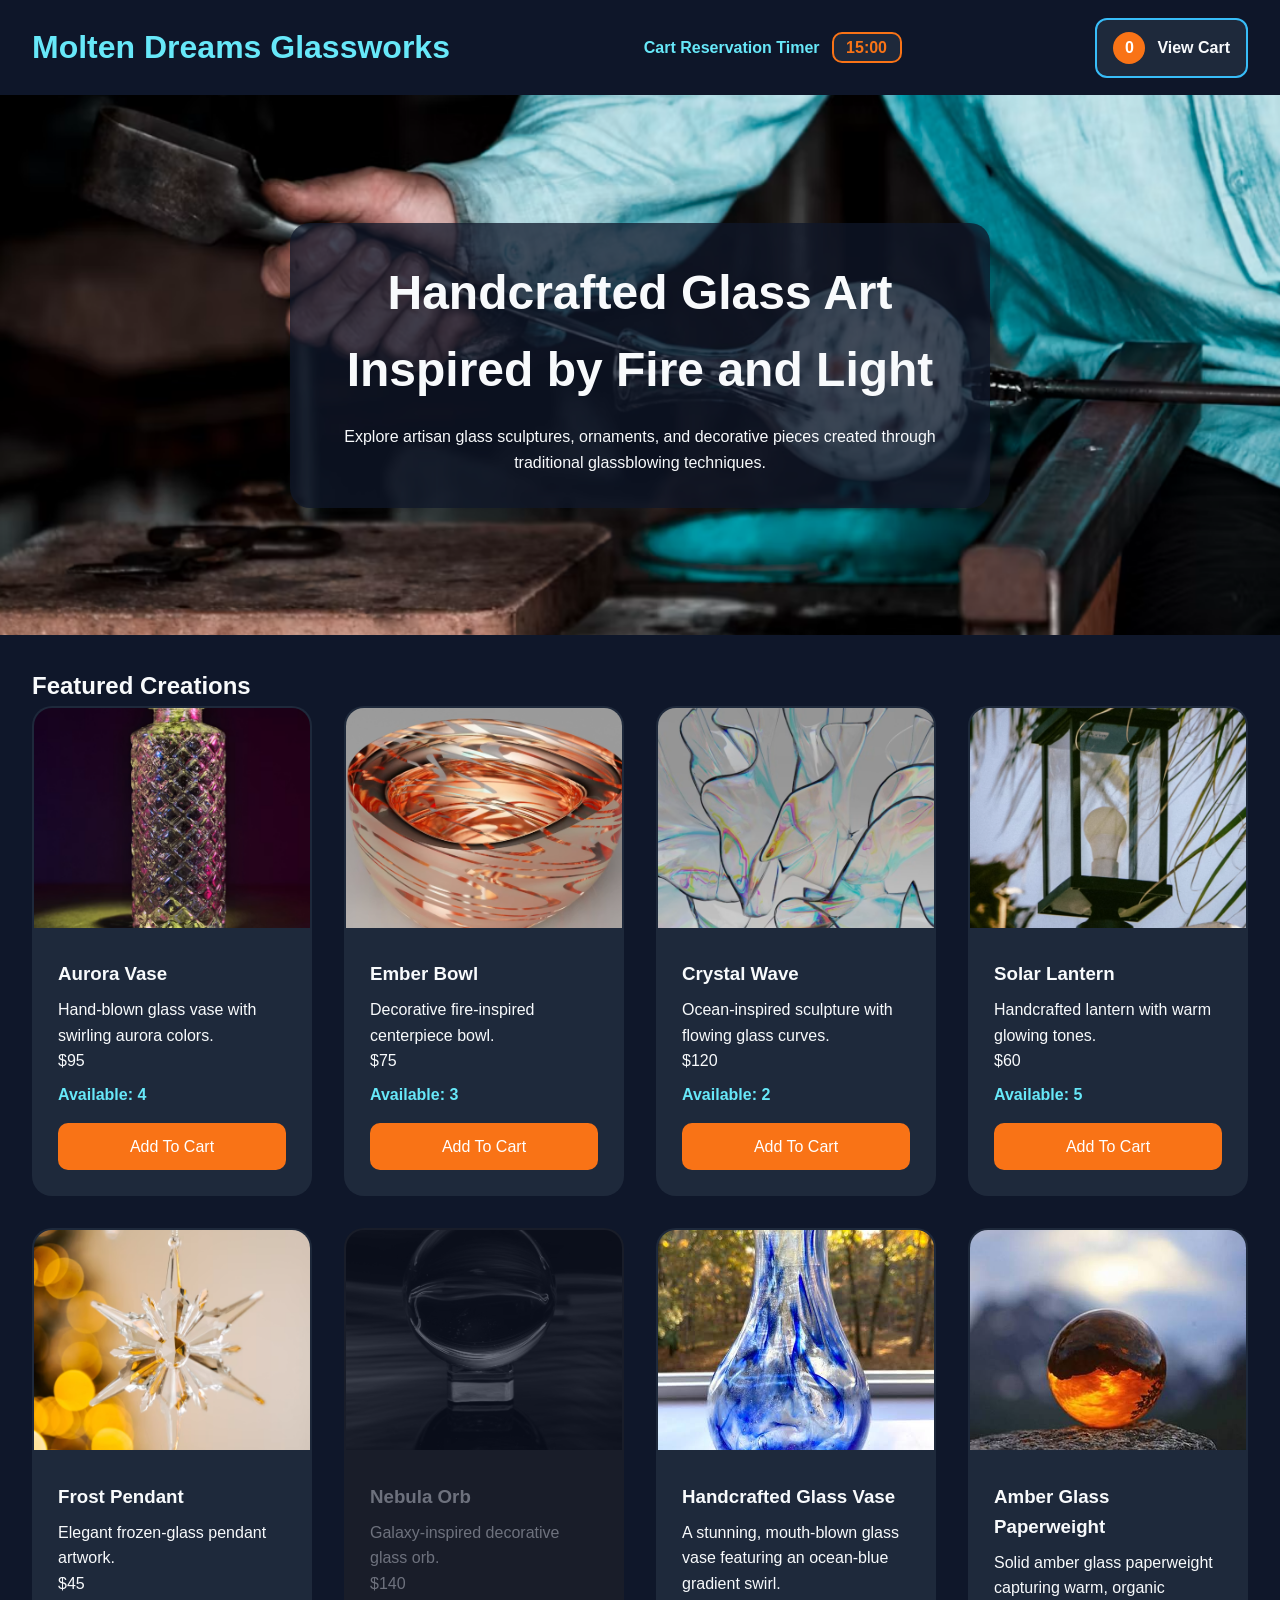
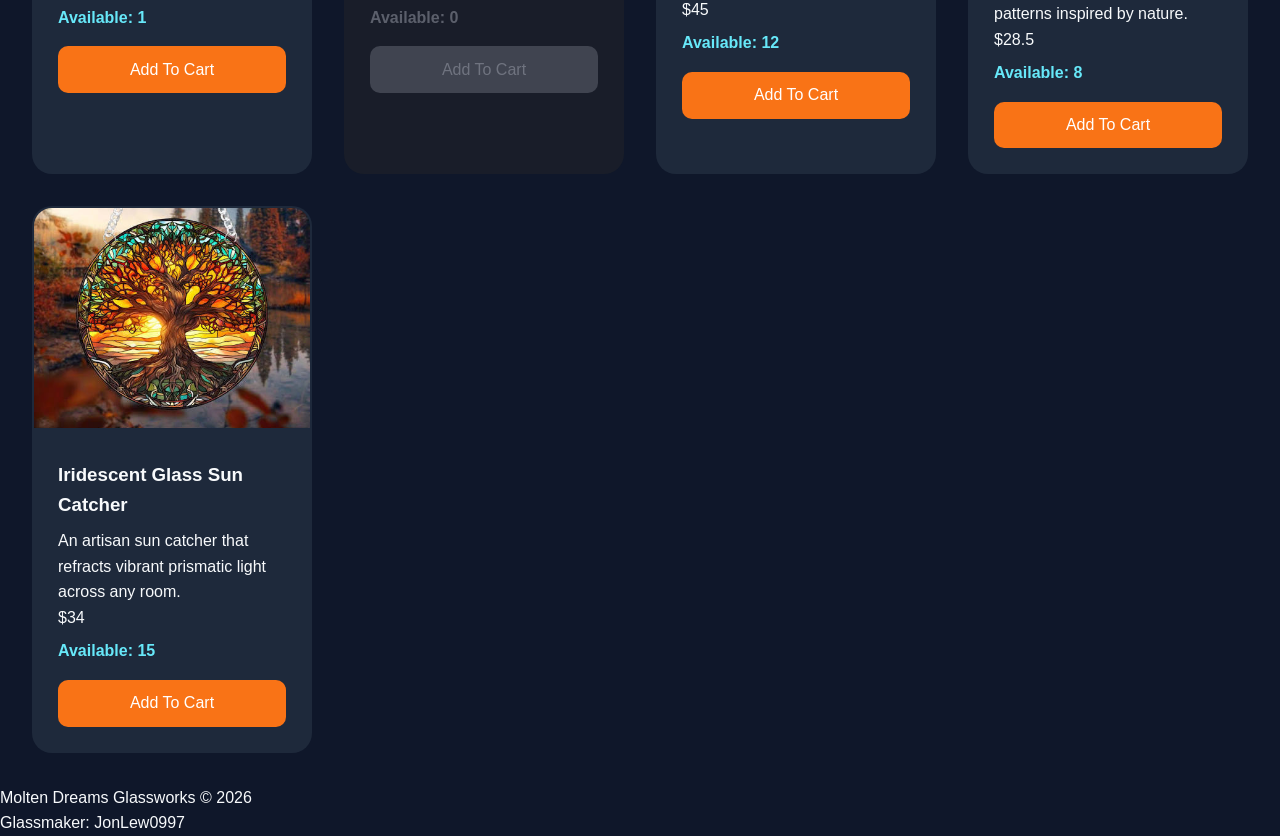
<file: 4.5_Lewellen/4.5_Lewellen_index.html>
<!DOCTYPE html>
<html lang="en">
<head>
    <!--
        Author: Jonathan M. Lewellen
        Date:09/29/2026
        Purpose:  local storage, DOM manipulation, dynamic product display, event-driven programming, stock updates, cart rendering, timer logic, and browser console inspection.
    -->
    <meta charset="UTF-8">
    <meta name="viewport" content="width=device-width, initial-scale=1.0">
    <title>Molten Dreams Glassworks</title>
    
    <!-- STEP 1 -->
     <link rel="stylesheet" href="GP_Storing-Locally_StarterFile.css">
    <script src="GP_Storing-Locally_StarterFile.js" defer></script>
    
</head>
<body>

    <!-- =========================================
         HEADER
    ========================================= -->
    <header>
        <nav>
            <h1>Molten Dreams Glassworks</h1>
            <section class="timer-section" aria-live="polite">
                <h3>Cart Reservation Timer</h3>
                <p id="countdown">15:00</p>
            </section>
            
            <div id="cart-button" class="cart-area" role="button" tabindex="0" aria-label="View shopping cart">
                <span id="cart-count">0</span>
                <span>View Cart</span>
            </div>
        </nav>
    </header>

    <!-- =========================================
         HERO SECTION
    ========================================= -->
    <main>
        <section class="hero">
            <div class="hero-overlay">
                <h2>Handcrafted Glass Art Inspired by Fire and Light</h2>
                <p>Explore artisan glass sculptures, ornaments, and decorative pieces created through traditional glassblowing techniques.</p>
            </div>
        </section>

        <!-- =========================================
             PRODUCT SECTION
        ========================================= -->
        <section class="products-section">
            <h2>Featured Creations</h2>

            <section class="product-grid" id="product-grid">
                <!-- Product cards inserted with JavaScript -->
            </section>
        </section>

    </main>

    <!-- =========================================
         NOTIFICATION
    ========================================= -->
    <section id="notification" class="notification">
        Item added to cart!
    </section>

    <footer>
        <p>Molten Dreams Glassworks © 2026</p>
        <p>Glassmaker: JonLew0997</p>
    </footer>
</body>
</html>
</file>
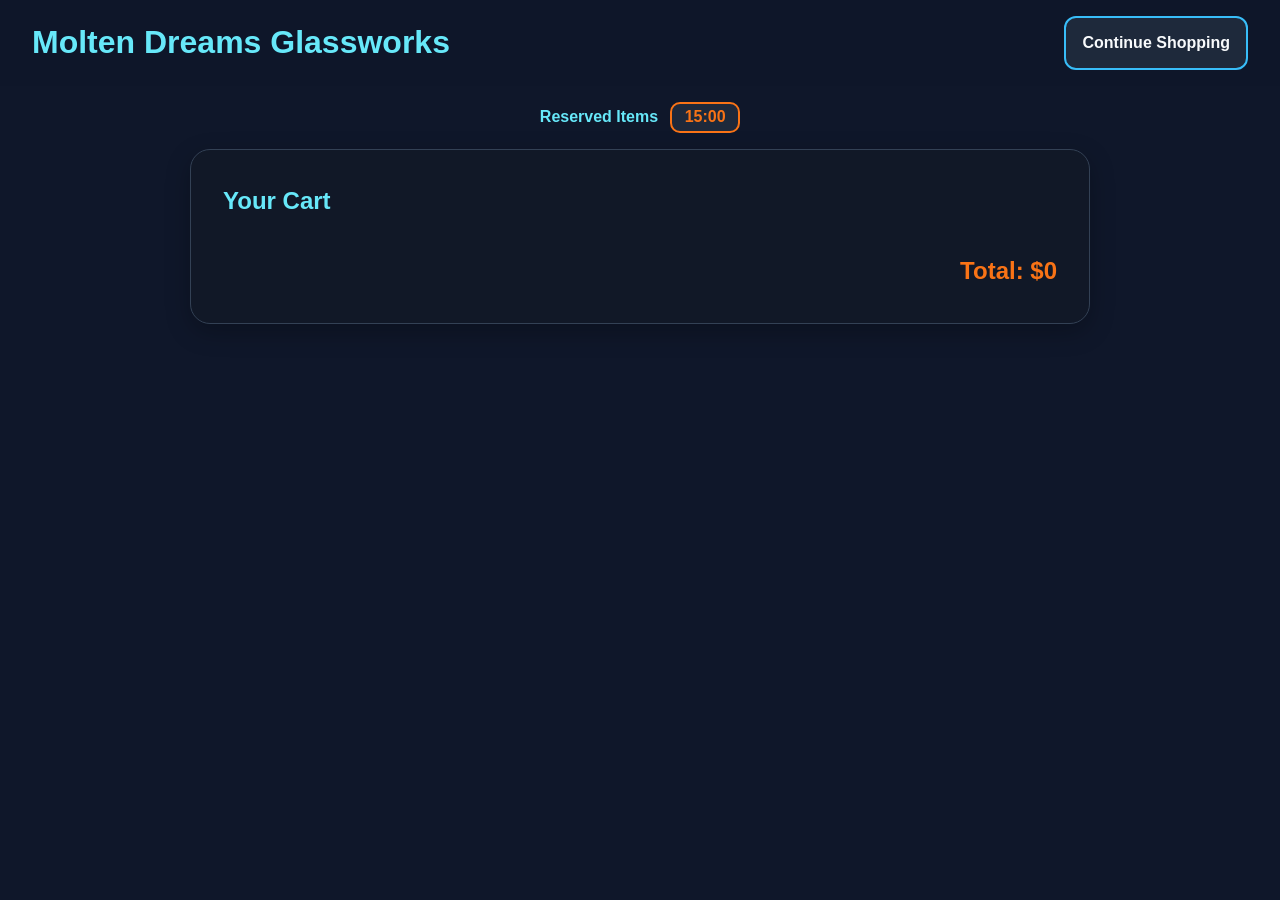
<file: 4.5_Lewellen/cart.html>
<!DOCTYPE html>
<html lang="en">
<head>
    <!--
        Author:Jonathan M. Lewellen
        Date:09/29/2026
        Purpose: local storage, DOM manipulation, dynamic product display, event-driven programming, stock updates, cart rendering, timer logic, and browser console inspection.
    -->
    <meta charset="UTF-8">
    <meta name="viewport" content="width=device-width, initial-scale=1.0">
    <title>Your Cart</title>
   
    <!-- STEP 2 -->
     <link rel="stylesheet" href="GP_Storing-Locally_StarterFile.css">
    <script src="cart.js" defer></script>
    
</head>
<body>
    <header>
        <nav>
            <h1>Molten Dreams Glassworks</h1>
            <a class="cart-area" href="index.html">Continue Shopping</a>
        </nav>
    </header>
    
    <main>
        <section class="timer-section">
            <h2>Reserved Items</h2>
            <p id="countdown">15:00</p>
        </section>
    
        <section class="cart-panel">
            <h2>Your Cart</h2>
            <section id="cart-items"></section>
            <h3 id="cart-total">Total: $0</h3>
        </section>
    </main>
</body>
</html>
</file>
<file: 4.5_Lewellen/GP_Storing-Locally_StarterFile.css>
/* =========================================
     GLASS BLOWING THEME PROVIDED
     DO NOT EDIT THIS FILE
========================================= */

/* =========================================
     RESET
========================================= */

* {
    margin: 0;
    padding: 0;
    box-sizing: border-box;
}

/* =========================================
     BODY
========================================= */

body {
    font-family: Arial, Helvetica, sans-serif;
    background: #0f172a;
    color: #f8fafc;
    min-height: 100vh;
    line-height: 1.6;
}

/* =========================================
     HEADER
========================================= */

header {
    background: rgba(15, 23, 42, 0.95);
    padding: 1rem 2rem;
    position: sticky;
    top: 0;
    z-index: 100;
    backdrop-filter: blur(8px);
}

nav {
    display: flex;
    justify-content: space-between;
    align-items: center;
}

nav h1 {
    color: #67e8f9;
    font-size: 2rem;
}

.cart-area {
    background: #1e293b;
    padding: 0.75rem 1rem;
    border-radius: 12px;
    border: 2px solid #38bdf8;
    display: flex;
    align-items: center;
    gap: 0.75rem;
    cursor: pointer;
    transition: all 0.3s ease;
    text-decoration: none;
    color: #f8fafc;
    font-weight: bold;
}

.cart-area:hover {
    background: #273449;
    border-color: #67e8f9;
    transform: translateY(-2px);
    box-shadow: 0 0 12px rgba(103, 232, 249, 0.4);
}

.cart-area:focus {
    outline: 3px solid #67e8f9;
    outline-offset: 4px;
}

#cart-count {
    background: #f97316;
    color: white;
    min-width: 32px;
    height: 32px;
    border-radius: 50%;
    display: flex;
    justify-content: center;
    align-items: center;
    font-weight: bold;
}

/* =========================================
     HERO SECTION
========================================= */

.hero {
    height: 60vh;
    background-image: url("images/glassworks.png");
    background-size: cover;
    background-position: center;
    display: flex;
    justify-content: center;
    align-items: center;
}

.hero-overlay {
    background: rgba(15, 23, 42, 0.75);
    padding: 2rem;
    border-radius: 20px;
    max-width: 700px;
    text-align: center;
}

.hero h2 {
    font-size: 3rem;
    margin-bottom: 1rem;
}

/* =========================================
     TIMER SECTION
========================================= */

.timer-section {
    display: flex;
    justify-content: center;
    align-items: center;
    gap: 0.75rem;
    padding: 1rem;
}

.timer-section h2,
.timer-section h3 {
    font-size: 1rem;
    color: #67e8f9;
    margin: 0;
}

#countdown {
    background: #1e293b;
    border: 2px solid #f97316;
    border-radius: 10px;
    padding: 0.35rem 0.75rem;
    font-size: 1rem;
    font-weight: bold;
    color: #f97316;
    line-height: 1;
    margin: 0;
    min-width: 70px;
    text-align: center;
}

/* =========================================
     CART PAGE
========================================= */

.cart-panel {
    max-width: 900px;
    margin: 0 auto 3rem auto;
    background: #111827;
    padding: 2rem;
    border-radius: 20px;
    border: 1px solid #334155;
    box-shadow: 0 8px 25px rgba(0, 0, 0, 0.25);
}

.cart-panel h2 {
    color: #67e8f9;
    margin-bottom: 1.5rem;
}

.cart-item {
    display: flex;
    justify-content: space-between;
    align-items: center;
    padding: 1rem;
    margin-bottom: 1rem;
    background: #1e293b;
    border-radius: 12px;
    border: 1px solid #334155;
}

.cart-item:last-child {
    margin-bottom: 0;
}

#cart-total {
    margin-top: 2rem;
    color: #f97316;
    font-size: 1.5rem;
    text-align: right;
}

/* =========================================
     PRODUCTS
========================================= */

.products-section {
    padding: 2rem;
}

.product-grid {
    display: grid;
    grid-template-columns: repeat(auto-fit, minmax(280px, 1fr));
    gap: 2rem;
}

.product-card {
    background: #1e293b;
    border-radius: 20px;
    overflow: hidden;
    transition: transform 0.3s ease;
    position: relative;
    border: 2px solid transparent;
}

.product-card:hover {
    transform: translateY(-6px);
    border-color: #38bdf8;
}

.product-card img {
    width: 100%;
    height: 220px;
    object-fit: cover;
}

.product-content {
    padding: 1.5rem;
}

.product-content h3 {
    margin-bottom: 0.5rem;
}

.stock {
    margin-top: 0.5rem;
    color: #67e8f9;
    font-weight: bold;
}

button {
    margin-top: 1rem;
    width: 100%;
    padding: 0.9rem;
    border: none;
    border-radius: 10px;
    background: #f97316;
    color: white;
    cursor: pointer;
    font-size: 1rem;
    transition: background 0.3s ease;
}

button:hover {
    background: #ea580c;
}

button:focus {
    outline: 3px solid #67e8f9;
}

button:disabled {
    cursor: not-allowed;
}

/* =========================================
     OUT OF STOCK
========================================= */

.out-of-stock {
    opacity: 0.4;
    filter: grayscale(100%);
    cursor: not-allowed;
}

.out-of-stock::after {
    content: "OUT OF STOCK";
    position: absolute;
    top: 10px;
    right: 10px;
    background: #991b1b;
    color: white;
    padding: 0.5rem 0.75rem;
    border-radius: 8px;
    opacity: 0;
    transition: opacity 0.3s ease;
    font-size: 0.8rem;
    font-weight: bold;
}

.out-of-stock:hover::after {
    opacity: 1;
}

/* Custom tooltip that follows mouse */
.mouse-tooltip {
    position: fixed;
    background: rgba(153, 27, 27, 0.95);
    color: white;
    padding: 0.6rem 0.9rem;
    border-radius: 8px;
    font-size: 0.85rem;
    font-weight: bold;
    pointer-events: none;
    opacity: 0;
    transform: translate(12px, 12px);
    transition: opacity 0.2s ease;
    z-index: 1000;
    letter-spacing: 1px;
}

.mouse-tooltip.show {
    opacity: 1;
}

/* =========================================
     NOTIFICATION
========================================= */

.notification {
    position: fixed;
    bottom: 20px;
    right: 20px;
    background: #22c55e;
    padding: 1rem 1.5rem;
    border-radius: 10px;
    opacity: 0;
    transition: opacity 0.4s ease;
    z-index: 1000;
}

.notification.show {
    opacity: 1;
}

/* =========================================
     VISUAL ANIMATION
========================================= */

.animate {
    animation: pulse 0.5s ease;
}

@keyframes pulse {
    0% {
        transform: scale(1);
    }

    50% {
        transform: scale(1.05);
    }

    100% {
        transform: scale(1);
    }
}

/* =========================================
     RESPONSIVE DESIGN
========================================= */

@media (max-width: 768px) {

    .hero h2 {
        font-size: 2rem;
    }

    nav {
        flex-direction: column;
        gap: 1rem;
    }

    .cart-panel {
        margin: 1rem;
        padding: 1.25rem;
    }

    .cart-item {
        flex-direction: column;
        align-items: flex-start;
        gap: 0.5rem;
    }

    #cart-total {
        text-align: left;
    }
}
</file>
